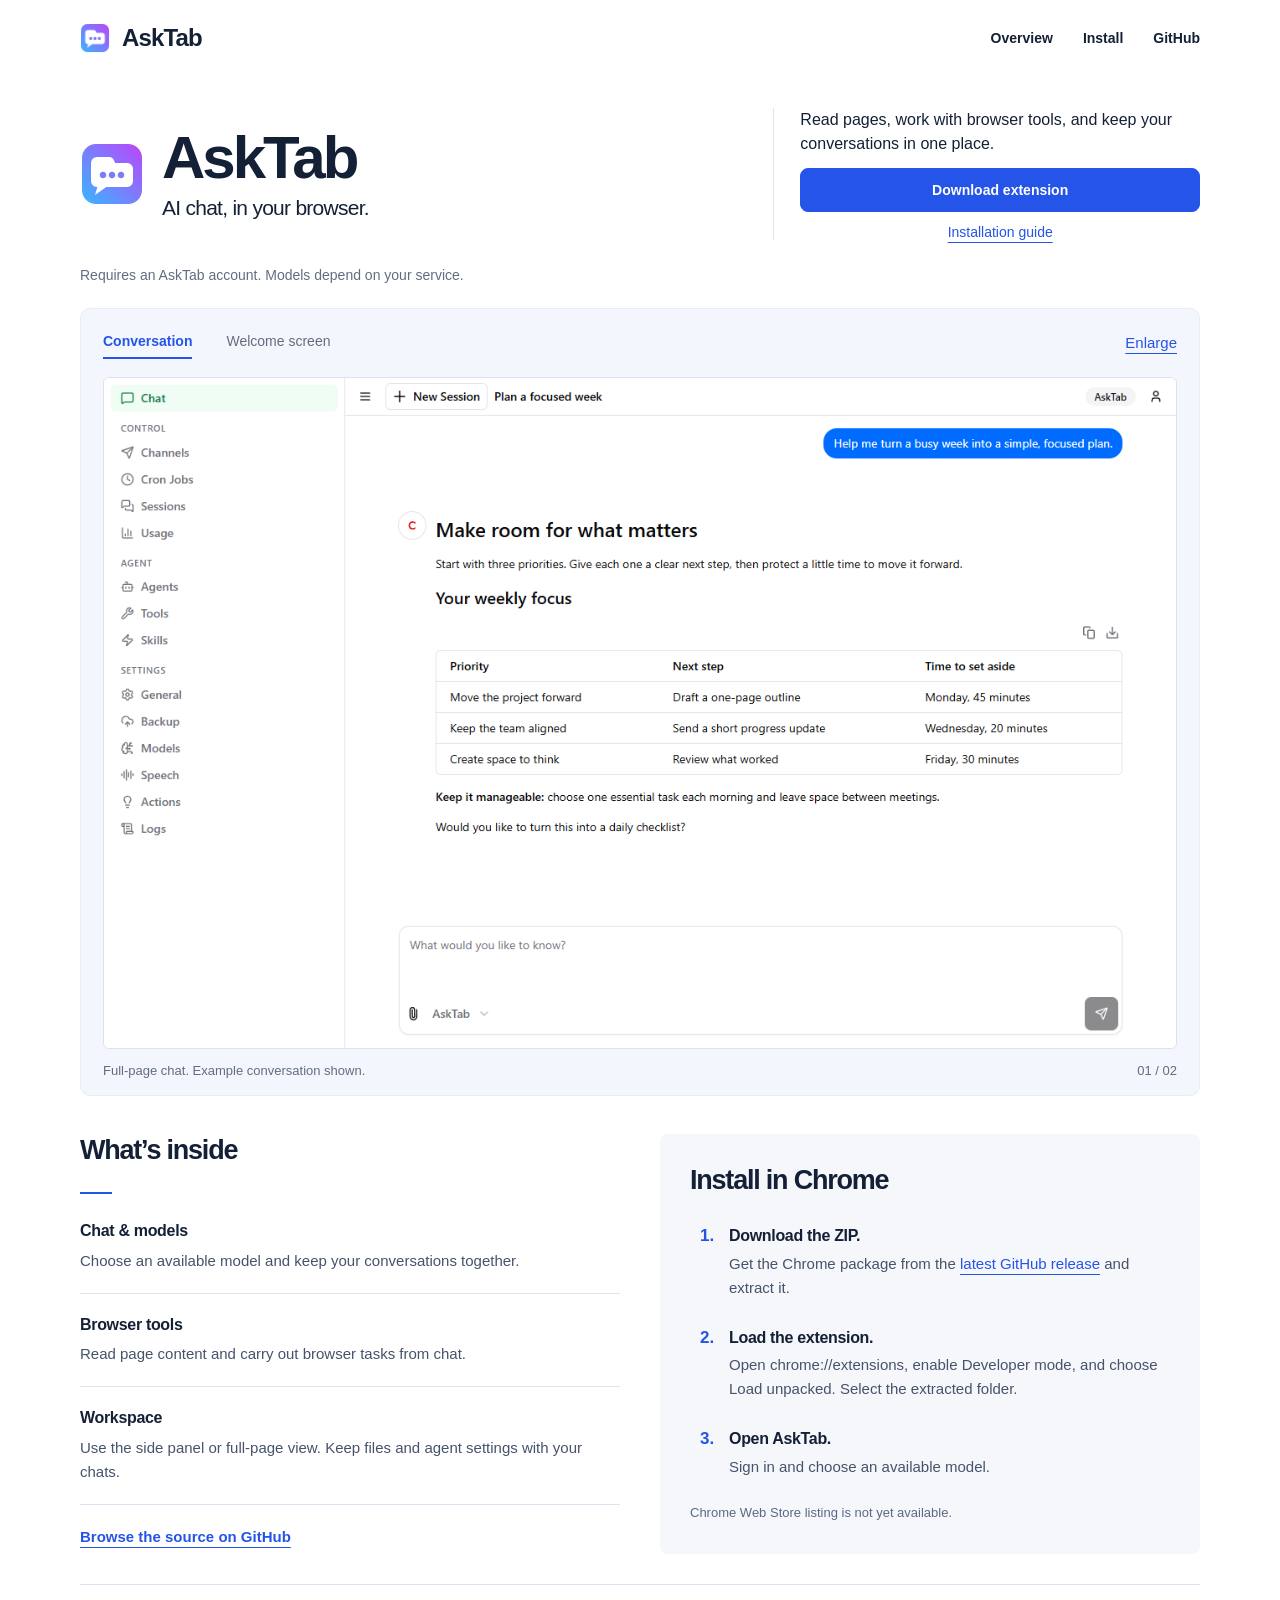
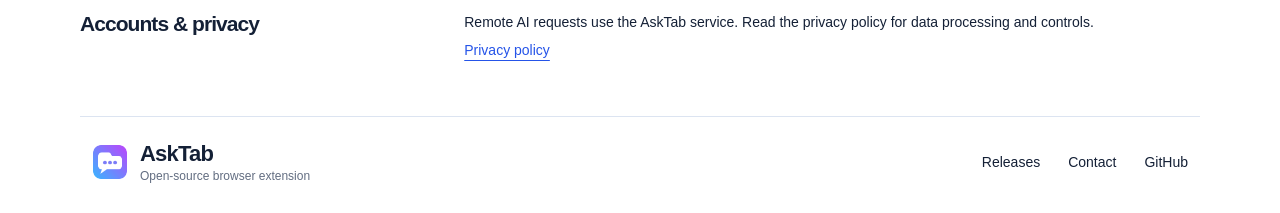
<file: index.html>
<!doctype html>
<html lang="en">
<head>
  <meta charset="utf-8">
  <meta name="viewport" content="width=device-width, initial-scale=1">
  <meta name="description" content="AskTab is an AI chat workspace with tools for the pages you browse. See the extension, read the installation guide, and download the latest Chrome release.">
  <meta property="og:type" content="website">
  <meta property="og:title" content="AskTab for Chrome">
  <meta property="og:description" content="An AI chat workspace with tools for the pages you browse.">
  <meta property="og:url" content="https://hicms.github.io/">
  <meta property="og:image" content="https://hicms.github.io/assets/screenshots/chat.png">
  <meta name="twitter:card" content="summary_large_image">
  <meta name="theme-color" content="#ffffff">
  <link rel="canonical" href="https://hicms.github.io/">
  <link rel="icon" type="image/png" href="assets/brand/icon-128.png">
  <link rel="stylesheet" href="assets/homepage.css?v=brand-4">
  <script src="assets/homepage.js?v=brand-4" defer></script>
  <title>AskTab for Chrome</title>
</head>
<body>
  <a class="skip-link" href="#main">Skip to content</a>
  <div class="page">
    <header class="header">
      <a class="brand" href="./" aria-label="AskTab home"><img src="assets/brand/icon-128.png" width="30" height="30" alt="">AskTab</a>
      <nav aria-label="Main navigation">
        <a href="#overview">Overview</a>
        <a href="#install">Install</a>
        <a href="https://github.com/hicms/ask-tab">GitHub</a>
      </nav>
    </header>
    <main id="main">
      <section id="overview" aria-labelledby="page-title">
        <div class="introduction">
          <div class="product-identity">
            <img class="product-logo" src="assets/brand/icon-128.png" width="64" height="64" alt="AskTab logo">
            <div><h1 id="page-title">AskTab</h1>
            <p class="description">AI chat, in your browser.</p></div>
          </div>
          <div class="download">
            <p>Read pages, work with browser tools, and keep your conversations in one place.</p>
            <a class="button" href="https://github.com/hicms/ask-tab/releases/latest">Download extension</a>
            <a href="#install">Installation guide</a>
          </div>
        </div>
        <p class="account-note">Requires an AskTab account. Models depend on your service.</p>
        <div class="gallery" aria-label="AskTab screenshots">
          <div class="gallery-toolbar">
            <div class="tabs" aria-label="Choose a screenshot">
              <button type="button" id="conversation-tab" class="selected" aria-pressed="true" aria-controls="screen-panel" data-screen="conversation">Conversation</button>
              <button type="button" id="welcome-tab" aria-pressed="false" aria-controls="screen-panel" data-screen="welcome">Welcome screen</button>
            </div>
            <a id="enlarge" href="assets/screenshots/chat.png">Enlarge</a>
          </div>
          <figure id="screen-panel" aria-label="Conversation screenshot">
            <img id="screen-image" src="assets/screenshots/chat.png" width="1280" height="800" alt="AskTab full-page chat with an example weekly plan and browser tools." fetchpriority="high">
            <figcaption><span id="screen-caption" aria-live="polite">Full-page chat. Example conversation shown.</span><span id="screen-count" aria-hidden="true">01 / 02</span></figcaption>
          </figure>
        </div>
      </section>
      <div class="details">
        <section aria-labelledby="features-title">
          <h2 id="features-title">What’s inside</h2>
          <dl class="features">
            <div><dt>Chat &amp; models</dt><dd>Choose an available model and keep your conversations together.</dd></div>
            <div><dt>Browser tools</dt><dd>Read page content and carry out browser tasks from chat.</dd></div>
            <div><dt>Workspace</dt><dd>Use the side panel or full-page view. Keep files and agent settings with your chats.</dd></div>
          </dl>
          <a href="https://github.com/hicms/ask-tab">Browse the source on GitHub</a>
        </section>
        <section id="install" aria-labelledby="install-title">
          <h2 id="install-title">Install in Chrome</h2>
          <ol class="steps">
            <li><strong>Download the ZIP.</strong><p>Get the Chrome package from the <a href="https://github.com/hicms/ask-tab/releases/latest">latest GitHub release</a> and extract it.</p></li>
            <li><strong>Load the extension.</strong><p>Open <code>chrome://extensions</code>, enable Developer mode, and choose Load unpacked. Select the extracted folder.</p></li>
            <li><strong>Open AskTab.</strong><p>Sign in and choose an available model.</p></li>
          </ol>
          <p class="store-note">Chrome Web Store listing is not yet available.</p>
        </section>
      </div>
      <section class="privacy" aria-labelledby="privacy-title">
        <h2 id="privacy-title">Accounts &amp; privacy</h2>
        <div><p>Remote AI requests use the AskTab service. Read the privacy policy for data processing and controls.</p><a href="ask-tab/privacy.html">Privacy policy</a></div>
      </section>
    </main>
    <footer>
      <div class="footer-brand"><img src="assets/brand/icon-128.png" width="36" height="36" alt=""><div><a href="./">AskTab</a><span>Open-source browser extension</span></div></div>
      <nav aria-label="Footer navigation"><a href="https://github.com/hicms/ask-tab/releases">Releases</a><a href="mailto:zj274072663@gmail.com">Contact</a><a href="https://github.com/hicms/ask-tab">GitHub</a></nav>
    </footer>
  </div>
  <dialog id="screen-dialog" aria-labelledby="preview-title">
    <div class="dialog-heading"><h2 id="preview-title">Screen preview</h2><button type="button" id="close-preview">Close</button></div>
    <img id="preview-image" src="assets/screenshots/chat.png" width="1280" height="800" alt="AskTab full-page chat with an example weekly plan and browser tools." loading="lazy">
  </dialog>
</body>
</html>
</file>
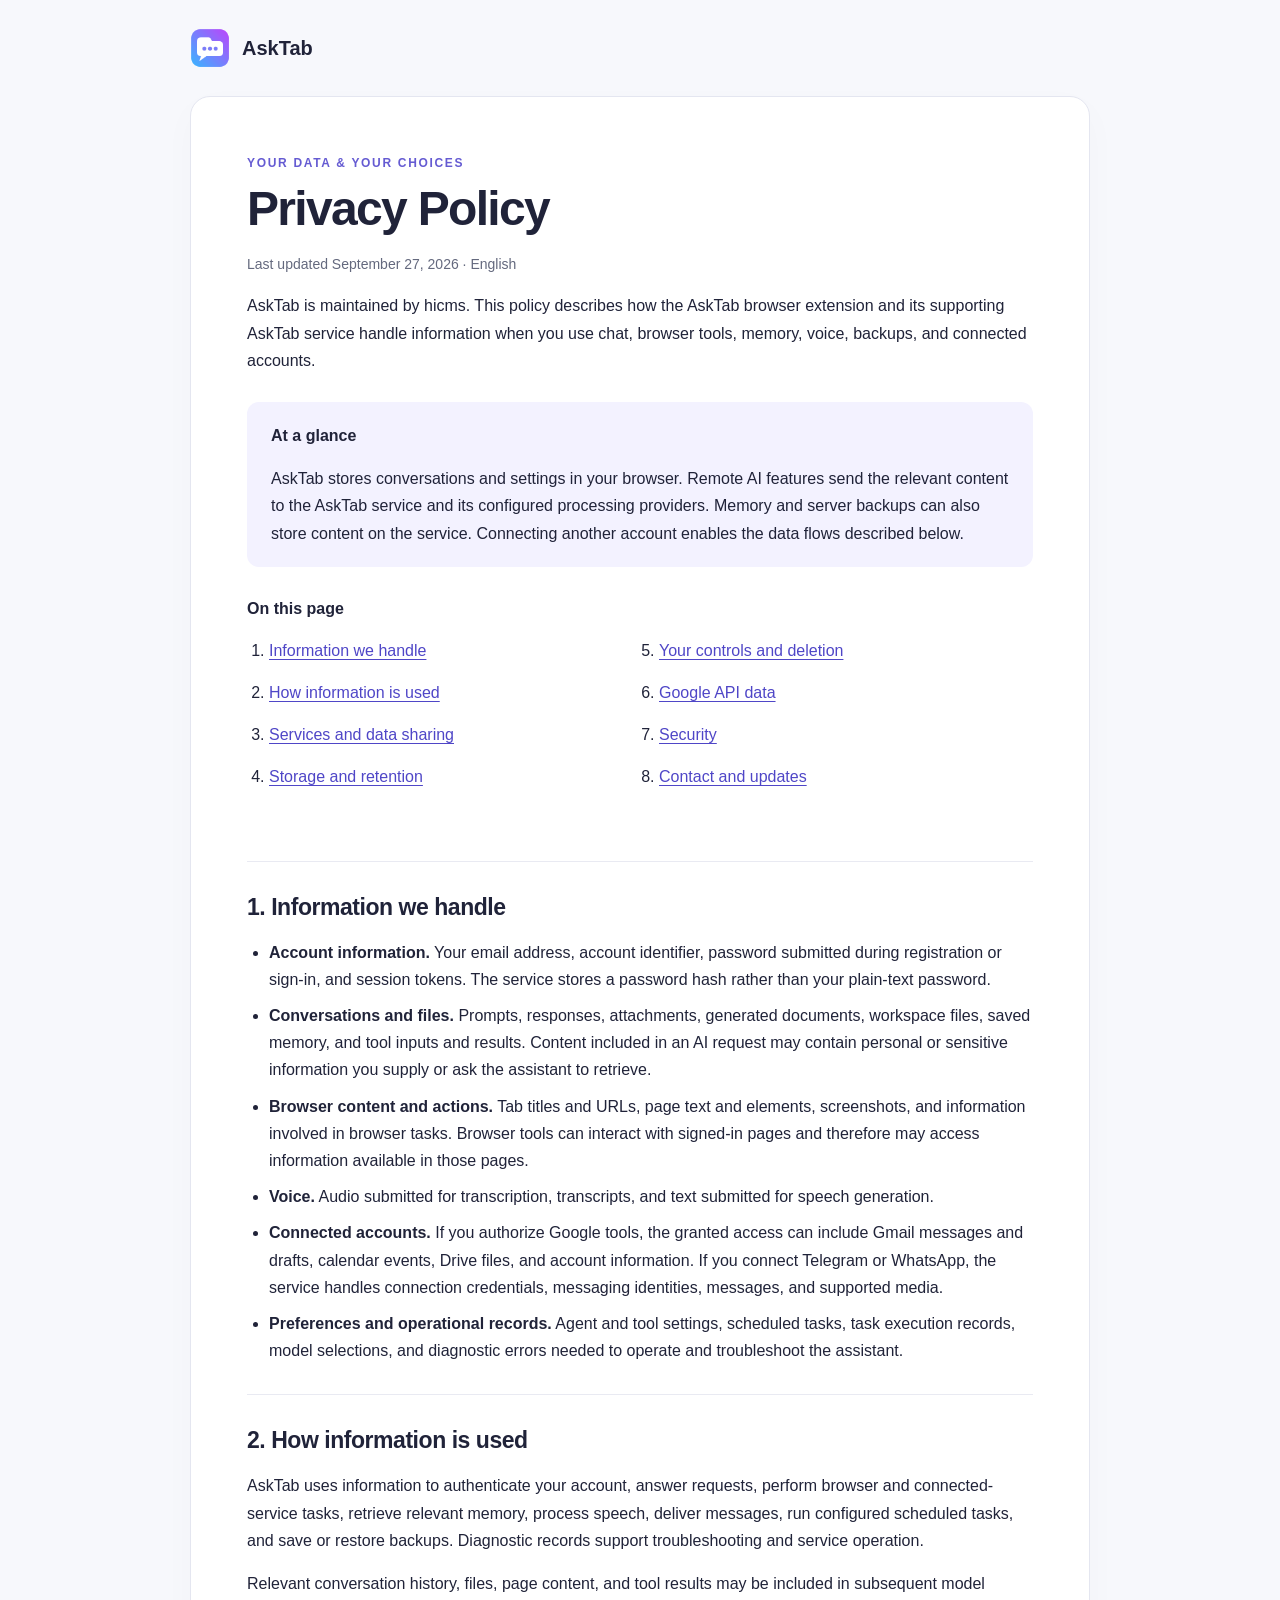
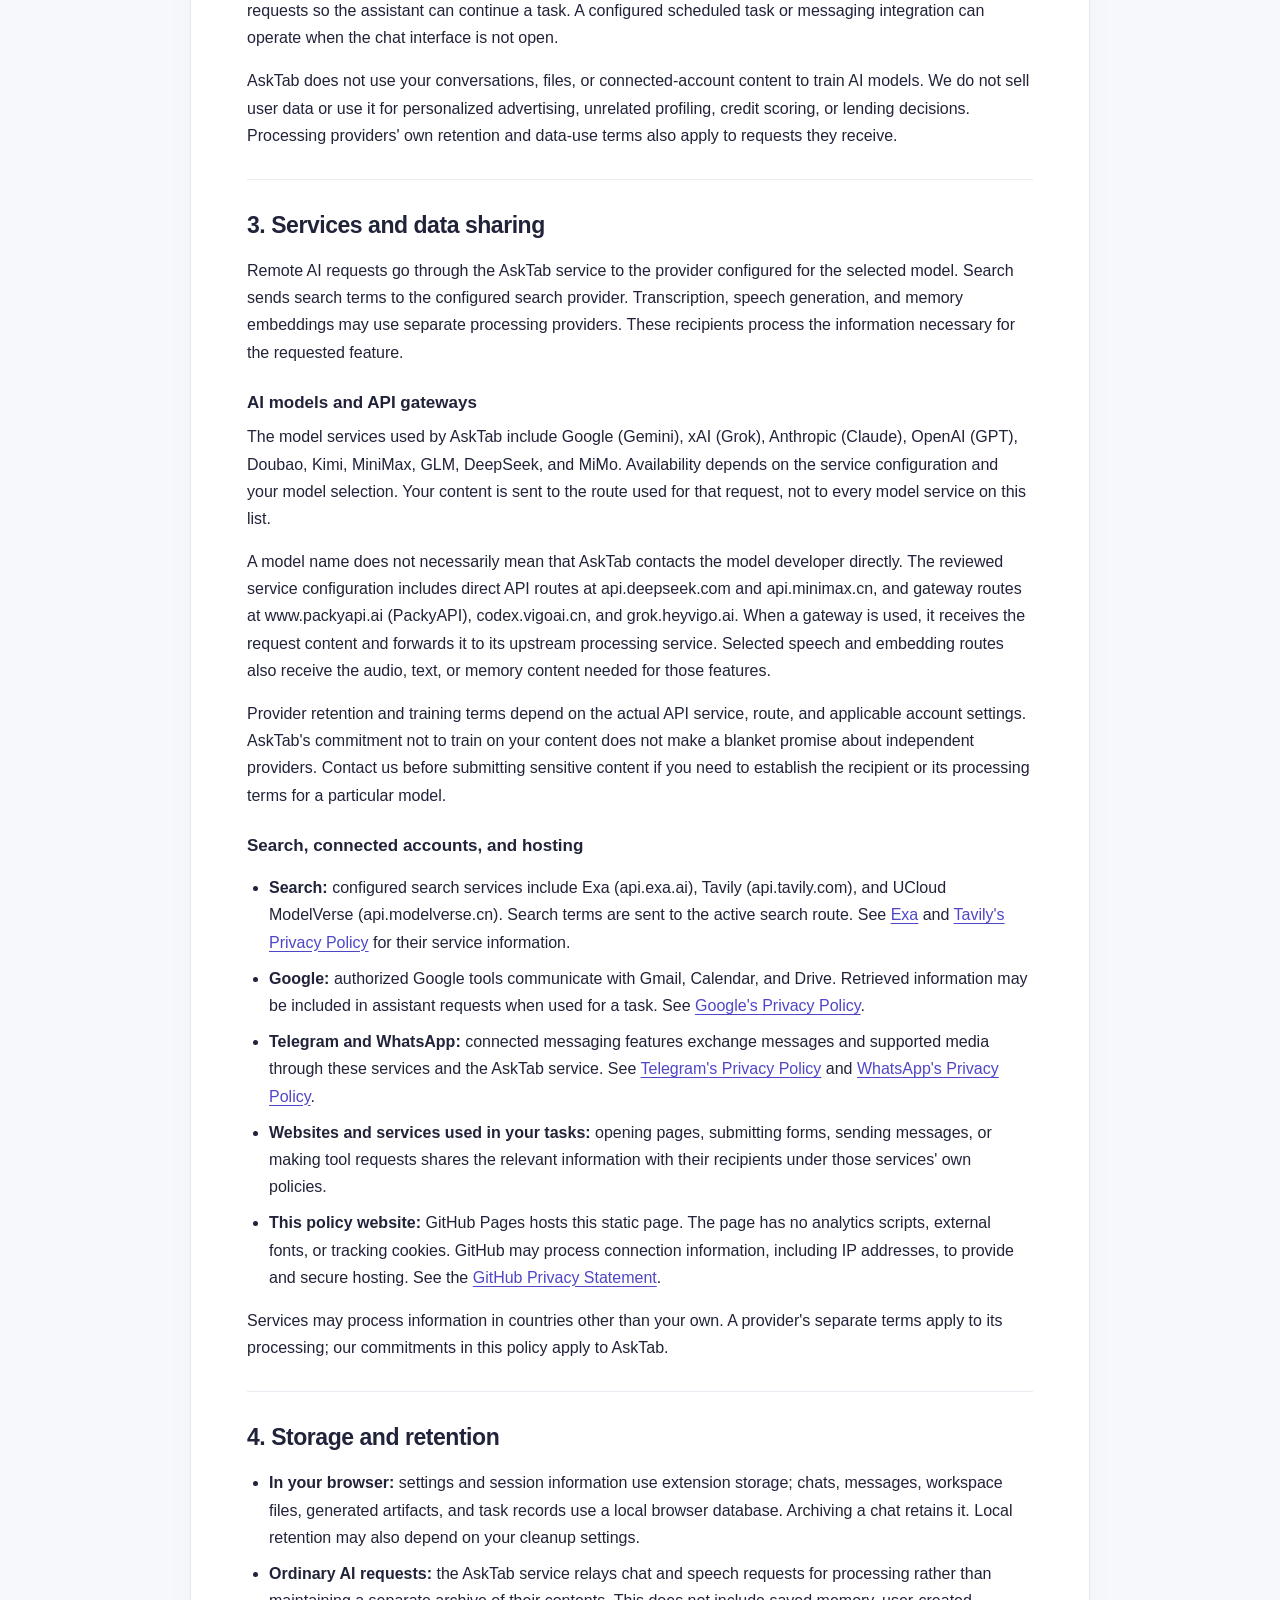
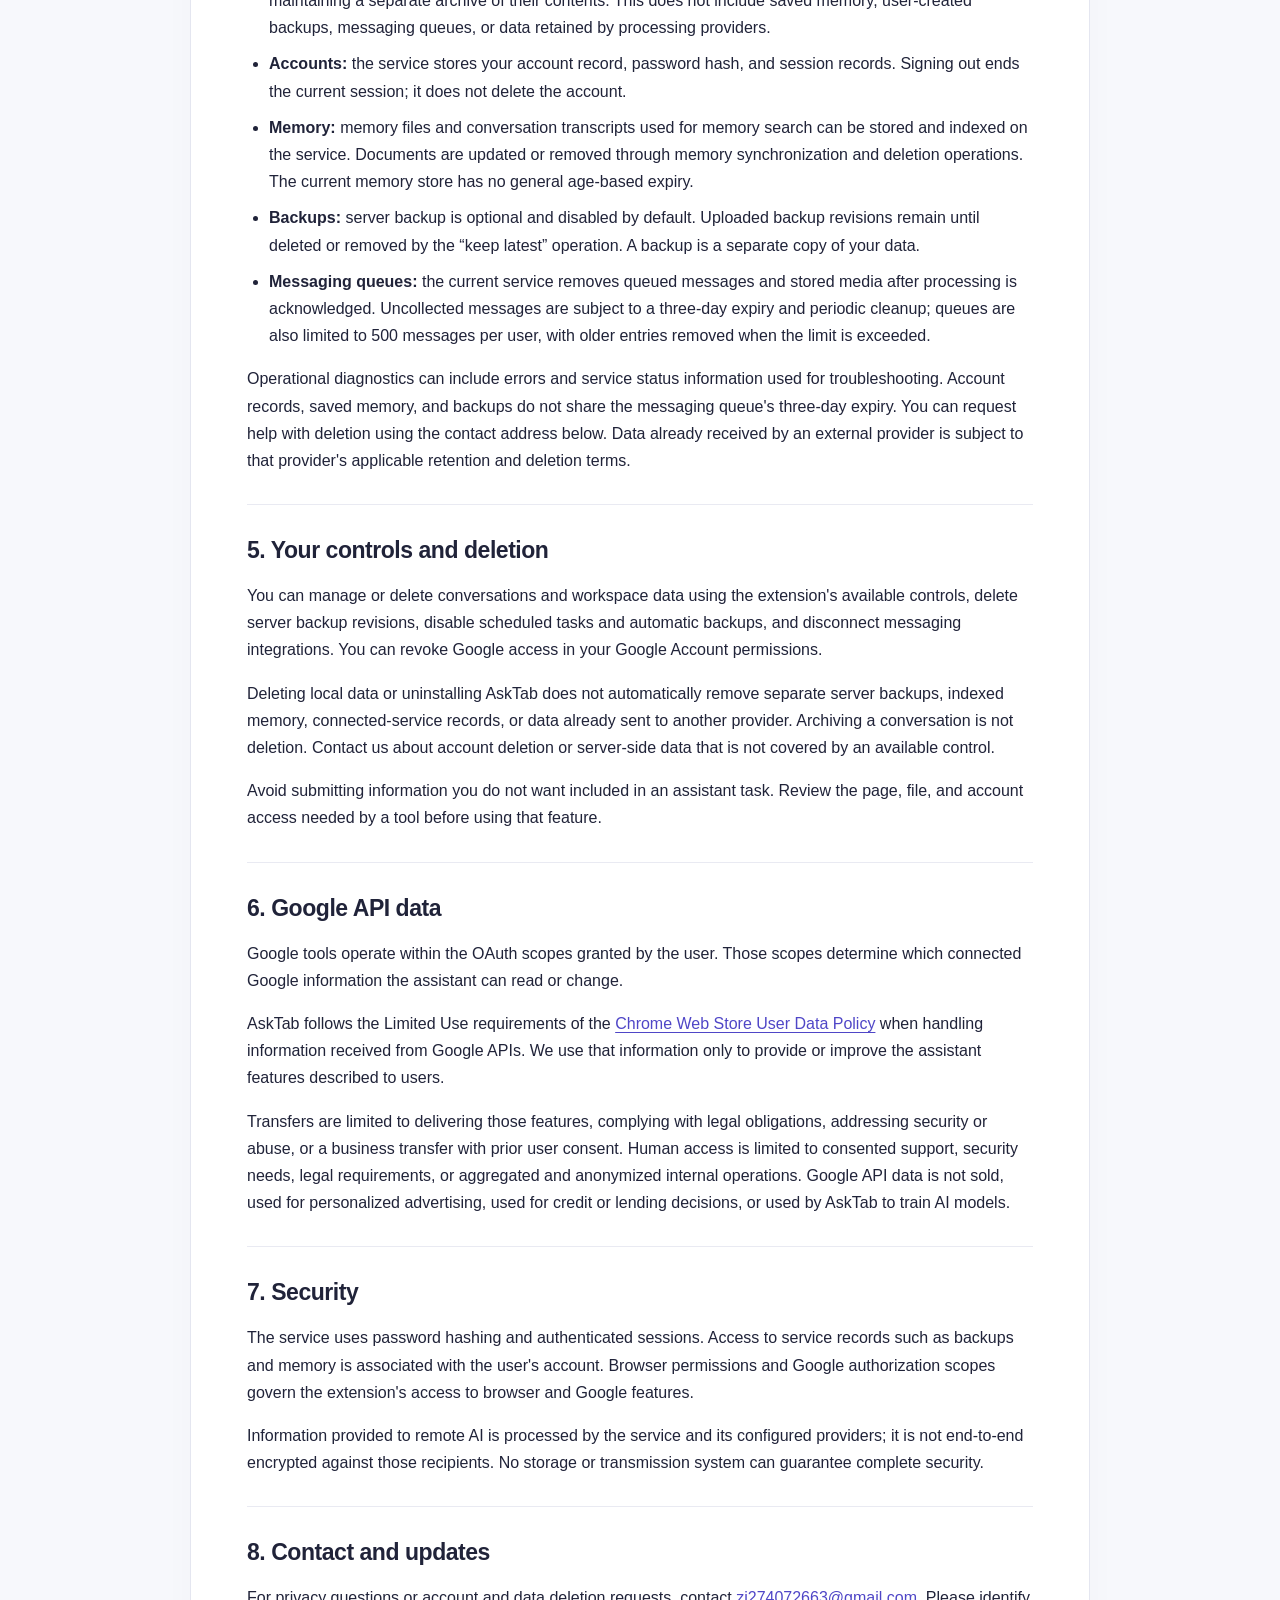
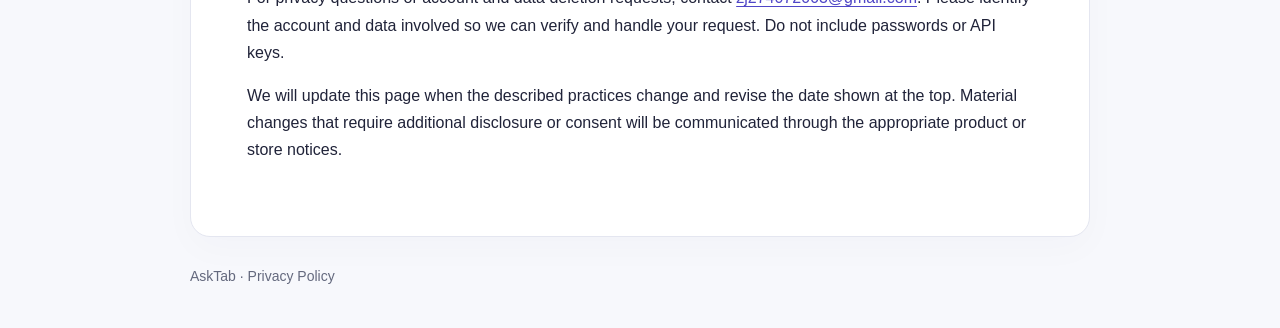
<file: ask-tab/privacy.html>
<!doctype html>
<html lang="en">
<head>
  <meta charset="utf-8">
  <meta name="viewport" content="width=device-width, initial-scale=1">
  <meta name="description" content="How AskTab handles account information, conversations, browser content, connected services, and your data choices.">
  <title>Privacy Policy — AskTab</title>
  <style>
    :root { color-scheme: light; font-family: -apple-system, BlinkMacSystemFont, "Segoe UI", sans-serif; color: #202339; background: #f7f8fc; line-height: 1.7; }
    * { box-sizing: border-box; }
    body { margin: 0; }
    a { color: #4f46c7; text-underline-offset: .2em; overflow-wrap: anywhere; }
    a:hover { color: #312880; }
    a:focus-visible { outline: 3px solid #7971ec; outline-offset: 4px; border-radius: 2px; }
    .skip { position: absolute; top: -80px; left: 16px; background: white; padding: 8px 16px; z-index: 2; }
    .skip:focus { top: 12px; }
    header, main, footer { width: min(100% - 40px, 900px); margin-inline: auto; }
    header { padding: 28px 0; display: flex; align-items: center; gap: 12px; font-size: 20px; font-weight: 700; }
    header img { width: 40px; height: 40px; }
    main { padding: clamp(24px, 5vw, 56px); background: #fff; border: 1px solid #e4e6f0; border-radius: 20px; box-shadow: 0 12px 36px #24254d06; }
    .eyebrow { color: #655bd2; font-size: 12px; font-weight: 700; letter-spacing: .14em; text-transform: uppercase; margin: 0 0 8px; }
    h1 { font-size: clamp(32px, 6vw, 48px); line-height: 1.15; letter-spacing: -.035em; margin: 0 0 16px; }
    h2 { font-size: 23px; line-height: 1.35; letter-spacing: -.02em; margin: 0 0 16px; scroll-margin-top: 24px; }
    h3 { font-size: 17px; line-height: 1.5; margin: 24px 0 8px; }
    p { margin: 0 0 16px; }
    .muted, footer { color: #64697e; font-size: 14px; }
    .summary { background: #f3f2ff; padding: 20px 24px; border-radius: 12px; margin: 28px 0; }
    .summary p:last-child { margin-bottom: 0; }
    nav { padding: 0 0 28px; }
    nav ol { columns: 2; padding-left: 22px; margin: 12px 0 0; }
    nav li { padding: 3px 0; break-inside: avoid; }
    section { border-top: 1px solid #e9eaf2; padding-top: 30px; margin-top: 30px; }
    ul { padding-left: 22px; }
    li { margin-bottom: 9px; }
    footer { padding: 28px 0 40px; }
    @media (max-width: 560px) { header, main, footer { width: calc(100% - 24px); } header { padding: 20px 4px; } main { border-radius: 14px; padding: 24px 20px; } nav ol { columns: 1; } .summary { padding: 18px; } }
    @media print { body { background: white; } header, main, footer { width: 100%; } main { border: none; box-shadow: none; padding: 0; } nav, .skip { display: none; } section { break-inside: avoid; } }
  </style>
</head>
<body>
  <a class="skip" href="#policy">Skip to privacy policy</a>
  <header><img src="../assets/brand/icon-128.png" alt="" width="40" height="40"><span>AskTab</span></header>
  <main id="policy">
    <p class="eyebrow">Your data &amp; your choices</p>
    <h1>Privacy Policy</h1>
    <p class="muted">Last updated September 27, 2026 · English</p>
    <p>AskTab is maintained by hicms. This policy describes how the AskTab browser extension and its supporting AskTab service handle information when you use chat, browser tools, memory, voice, backups, and connected accounts.</p>
    <div class="summary">
      <p><strong>At a glance</strong></p>
      <p>AskTab stores conversations and settings in your browser. Remote AI features send the relevant content to the AskTab service and its configured processing providers. Memory and server backups can also store content on the service. Connecting another account enables the data flows described below.</p>
    </div>
    <nav aria-label="Policy contents">
      <strong>On this page</strong>
      <ol>
        <li><a href="#information">Information we handle</a></li>
        <li><a href="#purposes">How information is used</a></li>
        <li><a href="#sharing">Services and data sharing</a></li>
        <li><a href="#retention">Storage and retention</a></li>
        <li><a href="#choices">Your controls and deletion</a></li>
        <li><a href="#google">Google API data</a></li>
        <li><a href="#security">Security</a></li>
        <li><a href="#contact">Contact and updates</a></li>
      </ol>
    </nav>
    <section aria-labelledby="information">
      <h2 id="information">1. Information we handle</h2>
      <ul>
        <li><strong>Account information.</strong> Your email address, account identifier, password submitted during registration or sign-in, and session tokens. The service stores a password hash rather than your plain-text password.</li>
        <li><strong>Conversations and files.</strong> Prompts, responses, attachments, generated documents, workspace files, saved memory, and tool inputs and results. Content included in an AI request may contain personal or sensitive information you supply or ask the assistant to retrieve.</li>
        <li><strong>Browser content and actions.</strong> Tab titles and URLs, page text and elements, screenshots, and information involved in browser tasks. Browser tools can interact with signed-in pages and therefore may access information available in those pages.</li>
        <li><strong>Voice.</strong> Audio submitted for transcription, transcripts, and text submitted for speech generation.</li>
        <li><strong>Connected accounts.</strong> If you authorize Google tools, the granted access can include Gmail messages and drafts, calendar events, Drive files, and account information. If you connect Telegram or WhatsApp, the service handles connection credentials, messaging identities, messages, and supported media.</li>
        <li><strong>Preferences and operational records.</strong> Agent and tool settings, scheduled tasks, task execution records, model selections, and diagnostic errors needed to operate and troubleshoot the assistant.</li>
      </ul>
    </section>
    <section aria-labelledby="purposes">
      <h2 id="purposes">2. How information is used</h2>
      <p>AskTab uses information to authenticate your account, answer requests, perform browser and connected-service tasks, retrieve relevant memory, process speech, deliver messages, run configured scheduled tasks, and save or restore backups. Diagnostic records support troubleshooting and service operation.</p>
      <p>Relevant conversation history, files, page content, and tool results may be included in subsequent model requests so the assistant can continue a task. A configured scheduled task or messaging integration can operate when the chat interface is not open.</p>
      <p>AskTab does not use your conversations, files, or connected-account content to train AI models. We do not sell user data or use it for personalized advertising, unrelated profiling, credit scoring, or lending decisions. Processing providers' own retention and data-use terms also apply to requests they receive.</p>
    </section>
    <section aria-labelledby="sharing">
      <h2 id="sharing">3. Services and data sharing</h2>
      <p>Remote AI requests go through the AskTab service to the provider configured for the selected model. Search sends search terms to the configured search provider. Transcription, speech generation, and memory embeddings may use separate processing providers. These recipients process the information necessary for the requested feature.</p>
      <h3>AI models and API gateways</h3>
      <p>The model services used by AskTab include Google (Gemini), xAI (Grok), Anthropic (Claude), OpenAI (GPT), Doubao, Kimi, MiniMax, GLM, DeepSeek, and MiMo. Availability depends on the service configuration and your model selection. Your content is sent to the route used for that request, not to every model service on this list.</p>
      <p>A model name does not necessarily mean that AskTab contacts the model developer directly. The reviewed service configuration includes direct API routes at api.deepseek.com and api.minimax.cn, and gateway routes at www.packyapi.ai (PackyAPI), codex.vigoai.cn, and grok.heyvigo.ai. When a gateway is used, it receives the request content and forwards it to its upstream processing service. Selected speech and embedding routes also receive the audio, text, or memory content needed for those features.</p>
      <p>Provider retention and training terms depend on the actual API service, route, and applicable account settings. AskTab's commitment not to train on your content does not make a blanket promise about independent providers. Contact us before submitting sensitive content if you need to establish the recipient or its processing terms for a particular model.</p>
      <h3>Search, connected accounts, and hosting</h3>
      <ul>
        <li><strong>Search:</strong> configured search services include Exa (api.exa.ai), Tavily (api.tavily.com), and UCloud ModelVerse (api.modelverse.cn). Search terms are sent to the active search route. See <a href="https://exa.ai">Exa</a> and <a href="https://www.tavily.com/privacy">Tavily's Privacy Policy</a> for their service information.</li>
        <li><strong>Google:</strong> authorized Google tools communicate with Gmail, Calendar, and Drive. Retrieved information may be included in assistant requests when used for a task. See <a href="https://policies.google.com/privacy">Google's Privacy Policy</a>.</li>
        <li><strong>Telegram and WhatsApp:</strong> connected messaging features exchange messages and supported media through these services and the AskTab service. See <a href="https://telegram.org/privacy">Telegram's Privacy Policy</a> and <a href="https://www.whatsapp.com/legal/privacy-policy">WhatsApp's Privacy Policy</a>.</li>
        <li><strong>Websites and services used in your tasks:</strong> opening pages, submitting forms, sending messages, or making tool requests shares the relevant information with their recipients under those services' own policies.</li>
        <li><strong>This policy website:</strong> GitHub Pages hosts this static page. The page has no analytics scripts, external fonts, or tracking cookies. GitHub may process connection information, including IP addresses, to provide and secure hosting. See the <a href="https://docs.github.com/en/site-policy/privacy-policies/github-general-privacy-statement">GitHub Privacy Statement</a>.</li>
      </ul>
      <p>Services may process information in countries other than your own. A provider's separate terms apply to its processing; our commitments in this policy apply to AskTab.</p>
    </section>
    <section aria-labelledby="retention">
      <h2 id="retention">4. Storage and retention</h2>
      <ul>
        <li><strong>In your browser:</strong> settings and session information use extension storage; chats, messages, workspace files, generated artifacts, and task records use a local browser database. Archiving a chat retains it. Local retention may also depend on your cleanup settings.</li>
        <li><strong>Ordinary AI requests:</strong> the AskTab service relays chat and speech requests for processing rather than maintaining a separate archive of their contents. This does not include saved memory, user-created backups, messaging queues, or data retained by processing providers.</li>
        <li><strong>Accounts:</strong> the service stores your account record, password hash, and session records. Signing out ends the current session; it does not delete the account.</li>
        <li><strong>Memory:</strong> memory files and conversation transcripts used for memory search can be stored and indexed on the service. Documents are updated or removed through memory synchronization and deletion operations. The current memory store has no general age-based expiry.</li>
        <li><strong>Backups:</strong> server backup is optional and disabled by default. Uploaded backup revisions remain until deleted or removed by the “keep latest” operation. A backup is a separate copy of your data.</li>
        <li><strong>Messaging queues:</strong> the current service removes queued messages and stored media after processing is acknowledged. Uncollected messages are subject to a three-day expiry and periodic cleanup; queues are also limited to 500 messages per user, with older entries removed when the limit is exceeded.</li>
      </ul>
      <p>Operational diagnostics can include errors and service status information used for troubleshooting. Account records, saved memory, and backups do not share the messaging queue's three-day expiry. You can request help with deletion using the contact address below. Data already received by an external provider is subject to that provider's applicable retention and deletion terms.</p>
    </section>
    <section aria-labelledby="choices">
      <h2 id="choices">5. Your controls and deletion</h2>
      <p>You can manage or delete conversations and workspace data using the extension's available controls, delete server backup revisions, disable scheduled tasks and automatic backups, and disconnect messaging integrations. You can revoke Google access in your Google Account permissions.</p>
      <p>Deleting local data or uninstalling AskTab does not automatically remove separate server backups, indexed memory, connected-service records, or data already sent to another provider. Archiving a conversation is not deletion. Contact us about account deletion or server-side data that is not covered by an available control.</p>
      <p>Avoid submitting information you do not want included in an assistant task. Review the page, file, and account access needed by a tool before using that feature.</p>
    </section>
    <section aria-labelledby="google">
      <h2 id="google">6. Google API data</h2>
      <p>Google tools operate within the OAuth scopes granted by the user. Those scopes determine which connected Google information the assistant can read or change.</p>
      <p>AskTab follows the Limited Use requirements of the <a href="https://developer.chrome.com/docs/webstore/program-policies/limited-use">Chrome Web Store User Data Policy</a> when handling information received from Google APIs. We use that information only to provide or improve the assistant features described to users.</p>
      <p>Transfers are limited to delivering those features, complying with legal obligations, addressing security or abuse, or a business transfer with prior user consent. Human access is limited to consented support, security needs, legal requirements, or aggregated and anonymized internal operations. Google API data is not sold, used for personalized advertising, used for credit or lending decisions, or used by AskTab to train AI models.</p>
    </section>
    <section aria-labelledby="security">
      <h2 id="security">7. Security</h2>
      <p>The service uses password hashing and authenticated sessions. Access to service records such as backups and memory is associated with the user's account. Browser permissions and Google authorization scopes govern the extension's access to browser and Google features.</p>
      <p>Information provided to remote AI is processed by the service and its configured providers; it is not end-to-end encrypted against those recipients. No storage or transmission system can guarantee complete security.</p>
    </section>
    <section aria-labelledby="contact">
      <h2 id="contact">8. Contact and updates</h2>
      <p>For privacy questions or account and data deletion requests, contact <a href="mailto:zj274072663@gmail.com">zj274072663@gmail.com</a>. Please identify the account and data involved so we can verify and handle your request. Do not include passwords or API keys.</p>
      <p>We will update this page when the described practices change and revise the date shown at the top. Material changes that require additional disclosure or consent will be communicated through the appropriate product or store notices.</p>
    </section>
  </main>
  <footer>AskTab · Privacy Policy</footer>
</body>
</html>
</file>
<file: assets/homepage.css>
:root {
  color-scheme: light;
  --ink: #142036;
  --muted: #626d81;
  --blue: #2554e8;
  --rule: #dce4f1;
  --pale: #f5f7fb;
  font-family: -apple-system, BlinkMacSystemFont, "Segoe UI", Arial, sans-serif;
  color: var(--ink);
  background: #fff;
  font-synthesis: none;
  -webkit-font-smoothing: antialiased;
}
* { box-sizing: border-box; }
body { margin: 0; }
html { scroll-padding-top: 24px; }
a { color: var(--blue); text-underline-offset: 5px; text-decoration-thickness: 1px; }
a:hover { text-decoration-thickness: 2px; }
a:focus-visible, button:focus-visible { outline: 3px solid currentColor; outline-offset: 5px; }
button { font: inherit; color: inherit; cursor: pointer; }
img { display: block; max-width: 100%; height: auto; }
p { margin: 0; line-height: 1.6; }
.page { width: min(1120px, calc(100% - 64px)); margin-inline: auto; }
.skip-link { position: absolute; left: 16px; top: -80px; padding: 12px; background: #fff; z-index: 5; }
.skip-link:focus { top: 10px; }
.header { min-height: 76px; display: flex; align-items: center; justify-content: space-between; gap: 24px; }
.brand { display: flex; align-items: center; gap: 12px; font-size: 24px; font-weight: 700; letter-spacing: -.035em; text-decoration: none; color: var(--ink); }
.brand img { width: 30px; height: 30px; }
nav { display: flex; gap: 30px; font-size: 14px; font-weight: 550; }
.header nav a { color: var(--ink); text-decoration: none; padding-block: 10px; }
.header nav a:hover { color: var(--blue); text-decoration: underline; }
.introduction { display: grid; grid-template-columns: minmax(0, 1.55fr) minmax(0, 1fr); align-items: center; gap: 32px; padding: 32px 0 24px; }
.product-identity { display: flex; align-items: center; gap: 18px; }
.product-logo { width: 64px; height: 64px; flex: 0 0 auto; }
h1 { margin: 0 0 4px; font-size: 60px; letter-spacing: -.05em; line-height: 1.05; font-weight: 750; }
.description { font-size: 21px; line-height: 1.4; letter-spacing: -.035em; }
.account-note { margin: 0 0 22px; color: var(--muted); font-size: 14px; }
.download { display: flex; flex-direction: column; align-items: stretch; gap: 12px; font-size: 14px; padding-left: 26px; border-left: 1px solid var(--rule); }
.download > p { font-size: 16px; line-height: 1.5; }
.download > a:last-child { align-self: center; }
.button { display: inline-flex; justify-content: center; align-items: center; min-height: 44px; padding: 10px 18px; background: var(--blue); color: #fff; border: 1px solid var(--blue); border-radius: 8px; text-decoration: none; font-weight: 650; }
.button:hover { background: #1644cc; text-decoration: none; }
.gallery { padding: 16px 22px 14px; background: #f3f6fc; color: var(--ink); border: 1px solid #e7edf7; border-radius: 10px; }
.gallery-toolbar { display: flex; justify-content: space-between; align-items: center; gap: 20px; margin-bottom: 18px; font-size: 15px; }
.gallery a { color: var(--blue); }
.tabs { display: flex; gap: 34px; }
.tabs button { border: 0; border-bottom: 2px solid transparent; background: none; padding: 8px 0; color: var(--muted); font-size: 14px; }
.tabs button.selected { border-bottom-color: var(--blue); color: var(--blue); font-weight: 650; }
figure { margin: 0; }
#screen-image { width: 100%; border: 1px solid #dce3ee; border-radius: 6px; background: #fff; }
figcaption { display: flex; justify-content: space-between; align-items: flex-start; gap: 24px; font-size: 13px; line-height: 1.5; margin-top: 12px; color: var(--muted); }
#screen-count { white-space: nowrap; }
.details { display: grid; grid-template-columns: minmax(0, 1fr) minmax(0, 1fr); gap: 40px; margin: 38px 0 30px; font-size: 15px; line-height: 1.6; }
h2 { margin: 0 0 26px; font-size: 27px; line-height: 1.2; letter-spacing: -.045em; font-weight: 750; }
.features { margin: 0 0 20px; }
.features::before { content: ""; display: block; width: 32px; border-top: 2px solid var(--blue); margin-bottom: 24px; }
.features > div { padding: 18px 0 20px; border-bottom: 1px solid var(--rule); }
.features > div:first-child { padding-top: 0; }
dt { font-weight: 650; font-size: 16px; letter-spacing: -.02em; margin-bottom: 5px; }
dd { margin: 0; color: #46536b; }
.details section > a { font-weight: 600; }
#install { background: var(--pale); border-radius: 8px; padding: 30px; }
.steps { padding-left: 29px; margin: 0; }
.steps li { padding-left: 10px; margin-bottom: 24px; }
.steps li::marker { color: var(--blue); font-size: 17px; font-weight: 650; }
.steps strong { font-weight: 650; font-size: 16px; letter-spacing: -.02em; }
.steps p { color: #46536b; margin-top: 3px; }
code { font: inherit; overflow-wrap: anywhere; }
.store-note { font-size: 13px; color: #5b6984; }
.privacy { display: grid; grid-template-columns: minmax(0, .65fr) minmax(0, 1.35fr); align-items: start; gap: 30px; padding: 26px 0; font-size: 14px; line-height: 1.6; border-top: 1px solid var(--rule); }
.privacy h2 { font-size: 21px; margin: 0; }
.privacy p { margin-bottom: 6px; }
.privacy a { color: var(--blue); }
footer { display: flex; align-items: center; justify-content: space-between; gap: 24px; border-top: 1px solid var(--rule); margin-top: 28px; padding: 24px 12px 30px; }
.footer-brand { display: flex; align-items: center; gap: 12px; }
.footer-brand a { font-size: 22px; font-weight: 700; letter-spacing: -.035em; text-decoration: none; color: var(--ink); }
.footer-brand span { display: block; color: var(--muted); font-size: 12px; margin-top: 2px; }
footer nav { font-size: 14px; font-weight: 400; gap: 28px; }
footer nav a { color: var(--ink); text-decoration: none; }
footer nav a:hover { color: var(--blue); text-decoration: underline; }
#screen-dialog { width: min(1320px, calc(100% - 32px)); max-height: calc(100dvh - 32px); padding: 20px; border: 0; border-radius: 10px; color: var(--ink); background: white; overflow: auto; }
#screen-dialog::backdrop { background: #101c35a3; }
.dialog-heading { display: flex; align-items: center; justify-content: space-between; gap: 20px; margin-bottom: 18px; }
.dialog-heading h2 { font-size: 24px; margin: 0; }
#close-preview { padding: 8px 12px; border: 1px solid var(--rule); border-radius: 4px; background: #fff; }
#close-preview:hover { background: var(--pale); }
#preview-image { width: 100%; border: 1px solid var(--rule); }
body:has(dialog[open]) { overflow: hidden; }
@media (max-width: 1100px) {
  .introduction { padding-inline: 0; gap: 24px; grid-template-columns: minmax(0, 1.3fr) minmax(0, 1fr); }
  .product-logo { width: 64px; height: 64px; }
  .product-identity { gap: 20px; }
  h1 { font-size: 56px; }
  .description { font-size: 20px; }
  .download { padding-left: 22px; font-size: 14px; }
  .download > p { font-size: 16px; }
  .account-note { margin-inline: 0; }
  .gallery { padding-inline: 20px; }
  .details { gap: 30px; margin-inline: 0; }
  h2 { font-size: 27px; }
  #install { padding: 24px; }
}
@media (max-width: 800px) {
  .introduction { grid-template-columns: 1fr; padding-top: 30px; gap: 28px; }
  .download { border: 0; padding: 0; display: grid; grid-template-columns: max-content max-content; align-items: center; gap: 14px 24px; }
  .download > p { grid-column: 1 / -1; max-width: 520px; font-size: 16px; }
  .details { grid-template-columns: 1fr; gap: 30px; margin-top: 36px; }
  .privacy { grid-template-columns: 1fr; gap: 16px; padding: 28px; }
}
@media (max-width: 480px) {
  .page { width: calc(100% - 32px); }
  .header { min-height: 76px; gap: 16px; flex-wrap: wrap; padding: 12px 0; }
  .brand { font-size: 23px; gap: 8px; }
  .brand img { width: 28px; height: 28px; }
  nav { gap: 16px; font-size: 13px; }
  .product-identity { gap: 16px; }
  .product-logo { width: 48px; height: 48px; }
  h1 { font-size: 44px; }
  .description { font-size: 16px; max-width: 220px; letter-spacing: -.035em; }
  .download { display: flex; flex-direction: column; align-items: flex-start; gap: 14px; }
  .download > a:last-child { align-self: flex-start; }
  .download > p { font-size: 16px; }
  .button { min-height: 46px; }
  .account-note { font-size: 12px; margin-bottom: 20px; }
  .gallery { padding: 14px 12px 12px; border-radius: 9px; }
  .gallery-toolbar { gap: 12px; margin-bottom: 10px; font-size: 12px; }
  .tabs { gap: 16px; }
  .tabs button { font-size: 12px; }
  #screen-image { border-width: 1px; border-radius: 5px; }
  figcaption { font-size: 11px; gap: 12px; margin-top: 10px; }
  .details { font-size: 15px; margin: 30px 0; }
  h2 { font-size: 25px; margin-bottom: 20px; }
  dt { font-size: 18px; }
  #install { padding: 22px; }
  .steps li { padding-left: 5px; }
  .privacy { font-size: 14px; padding: 24px; gap: 12px; }
  .privacy h2 { font-size: 21px; }
  footer { align-items: flex-start; flex-direction: column; gap: 22px; padding-inline: 0; }
  #screen-dialog { padding: 12px; }
  .dialog-heading h2 { font-size: 21px; }
}
@media (max-width: 350px) {
  .product-logo { width: 44px; height: 44px; }
  .product-identity { gap: 12px; }
  h1 { font-size: 40px; }
  .description { font-size: 15px; }
  .tabs { gap: 12px; }
}
</file>
